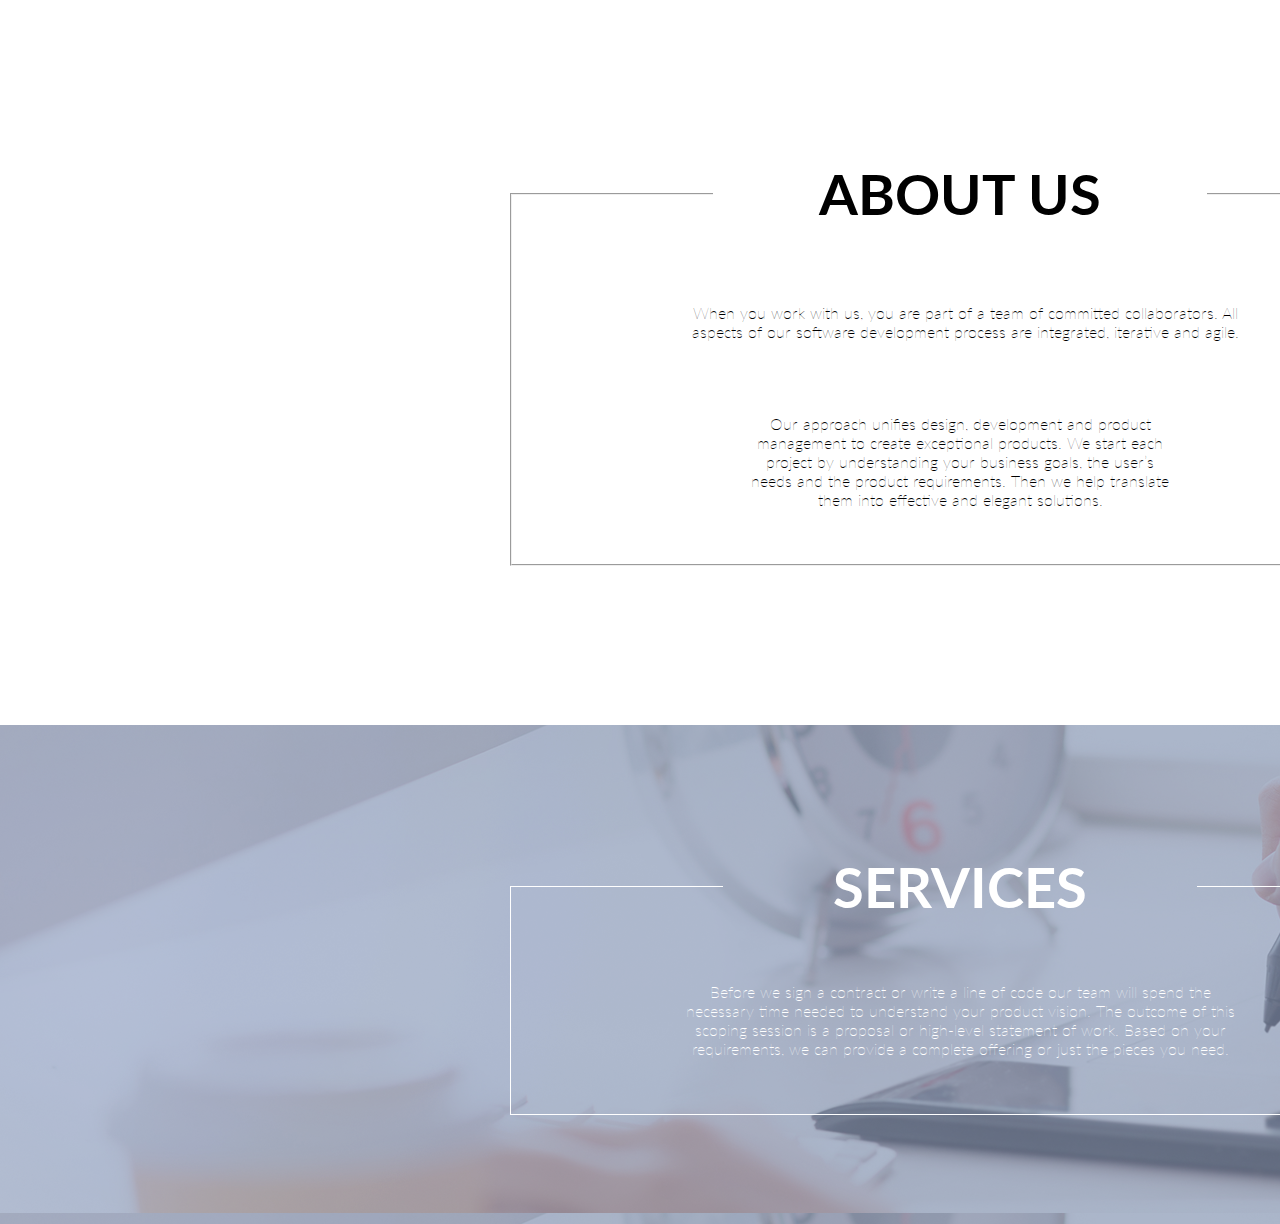
<file: 2211/index.html>
<!DOCTYPE html>
<html lang="en">

<head>
    <meta charset="UTF-8">
    <meta name="viewport" content="width=device-width, initial-scale=1.0">
    <meta http-equiv="X-UA-Compatible" content="ie=edge">
    <link rel="stylesheet" href="./css/style.css">
    <title>Document</title>
</head>

<body>

    <form class="ABOUT">
        <fieldset class="border">
            <legend class="title-us">ABOUT US</legend>
            <p class="text"> When you work with us, you are part of a team of committed collaborators.
                All aspects of our software development process are integrated, iterative and agile.</p>
            <p class="text two">Our approach unifies design, development and
                product management to create exceptional products.
                We start each project by understanding your business goals,
                the user’s needs and the product requirements.
                Then we help translate them into effective and elegant solutions.
            </p>
        </fieldset>
    </form>

    <form class="SERVICES">
        <fieldset class="border-serv">
            <legend class="title-serv">SERVICES</legend>
            <p class="text-three">Before we sign a contract or write a line of code our team will spend the necessary
                time needed to understand your product vision.
                The outcome of this scoping session is a proposal or high-level statement of work.
                Based on your requirements, we can provide a complete offering or just the pieces you need. </p>
        </fieldset>
    </form>
    </div>
</body>

</html>
</file>
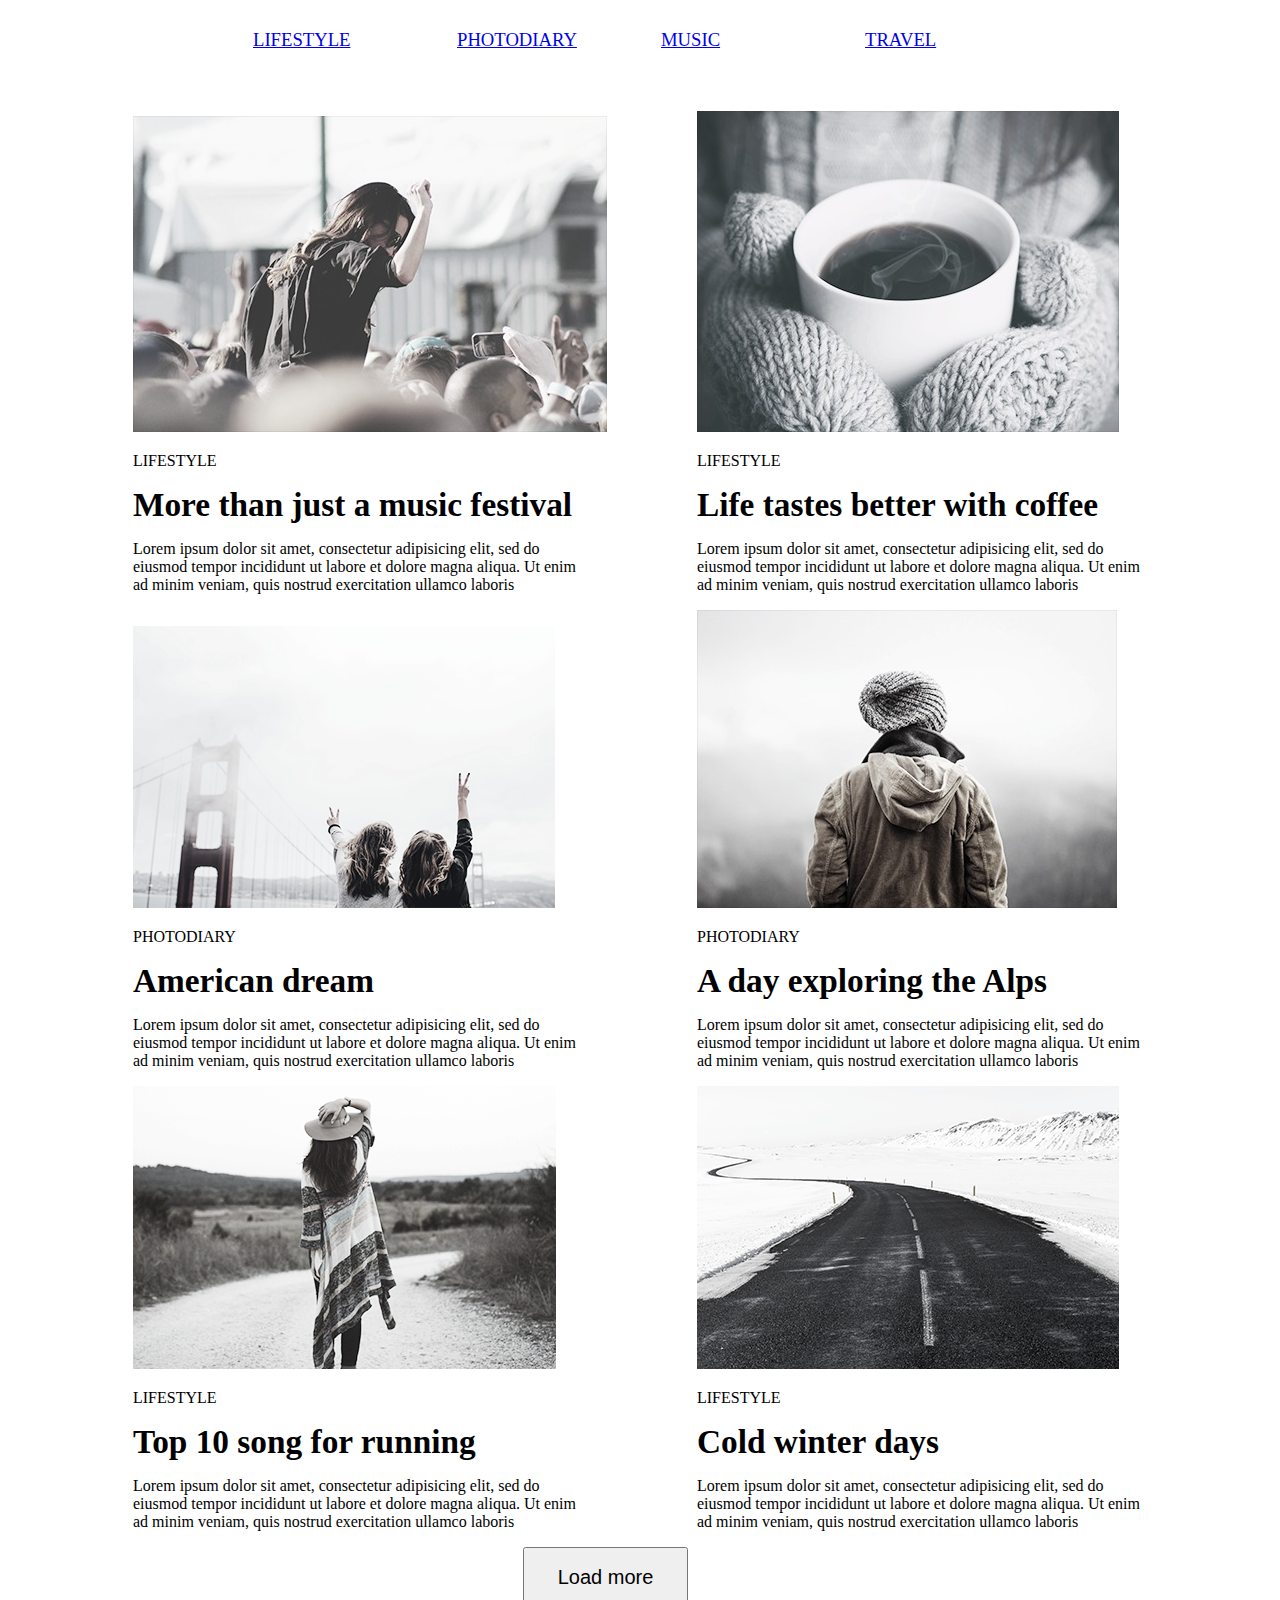
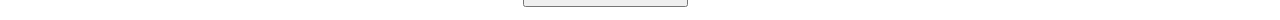
<file: Module-01/index.html>
<!DOCTYPE html>
<html lang="zxx">

<head>
    <meta charset="UTF-8">
    <meta name="viewport" content="width=device-width, initial-scale=1.0">
    <meta http-equiv="X-UA-Compatible" content="ie=edge">
    <link rel="stylesheet" href="./css/stile.css">
    <title>Document</title>
</head>

<body>
    <header class="header">
        <ul class="menu">
            <li class="life1"> <a href="#">lifestyle</a></li>
            <li class="life2 "><a href="#">photodiary</a></li>
            <li class="life3"><a href="#">music</a></li>
            <li class="life4"><a href="#">travel</a></li>
        </ul>
    </header>
    <main>
        <div class="festival">
            <img class="picture" src="./img/1.jpeg" alt="music festival">
            <p class="designation">LIFESTYLE</p>
            <h4 class="title">More than just a music festival </h4>
            <p class="information">Lorem ipsum dolor sit amet, consectetur adipisicing elit, sed do eiusmod tempor
                incididunt ut labore et dolore magna aliqua. Ut enim ad minim veniam, quis nostrud exercitation ullamco
                laboris</p>
        </div>

        <div class="coffee">
            <img class="picture" src="./img/2.jpeg" alt="">
            <p class="designation">LIFESTYLE</p>
            <h4 class="title">Life tastes better with coffee</h4>
            <p class="information">Lorem ipsum dolor sit amet, consectetur adipisicing elit, sed do eiusmod tempor
                incididunt ut labore et dolore magna aliqua. Ut enim ad minim veniam, quis nostrud exercitation ullamco
                laboris</p>
        </div>

        <div class="dream">
            <img class="picture" src="./img/3.png" alt="">
            <p class="designation">PHOTODIARY</p>
            <h4 class="title">American dream</h4>
            <p class="information">Lorem ipsum dolor sit amet, consectetur adipisicing elit, sed do eiusmod tempor
                incididunt ut labore et dolore magna aliqua. Ut enim ad minim veniam, quis nostrud exercitation ullamco
                laboris</p>
        </div>

        <div class="Alps">
            <img class="picture" src="./img/4.jpeg" alt="">
            <p class="designation">PHOTODIARY</p>
            <h4 class="title">A day exploring the Alps</h4>
            <p class="information">Lorem ipsum dolor sit amet, consectetur adipisicing elit, sed do eiusmod tempor
                incididunt ut labore et dolore magna aliqua. Ut enim ad minim veniam, quis nostrud exercitation ullamco
                laboris</p>
        </div>

        <div class="Top">
            <img class="picture" src="./img/5.png" alt="">
            <p class="designation">lifestyle</p>
            <h4 class="title">Top 10 song for running</h4>
            <p class="information">Lorem ipsum dolor sit amet, consectetur adipisicing elit, sed do eiusmod tempor
                incididunt ut labore et dolore magna aliqua. Ut enim ad minim veniam, quis nostrud exercitation ullamco
                laboris</p>
        </div>

        <div class="Cold">
            <img class="picture" src="./img/6.png" alt="">
            <p class="designation">lifestyle</p>
            <h4 class="title">Cold winter days</h4>
            <p class="information">Lorem ipsum dolor sit amet, consectetur adipisicing elit, sed do eiusmod tempor
                incididunt ut labore et dolore magna aliqua. Ut enim ad minim veniam, quis nostrud exercitation ullamco
                laboris</p>
        </div>
    </main>
    <div class="conteiner">
    <button class="player-button">Load more</button>
    </div>

</body>

</html>
</file>
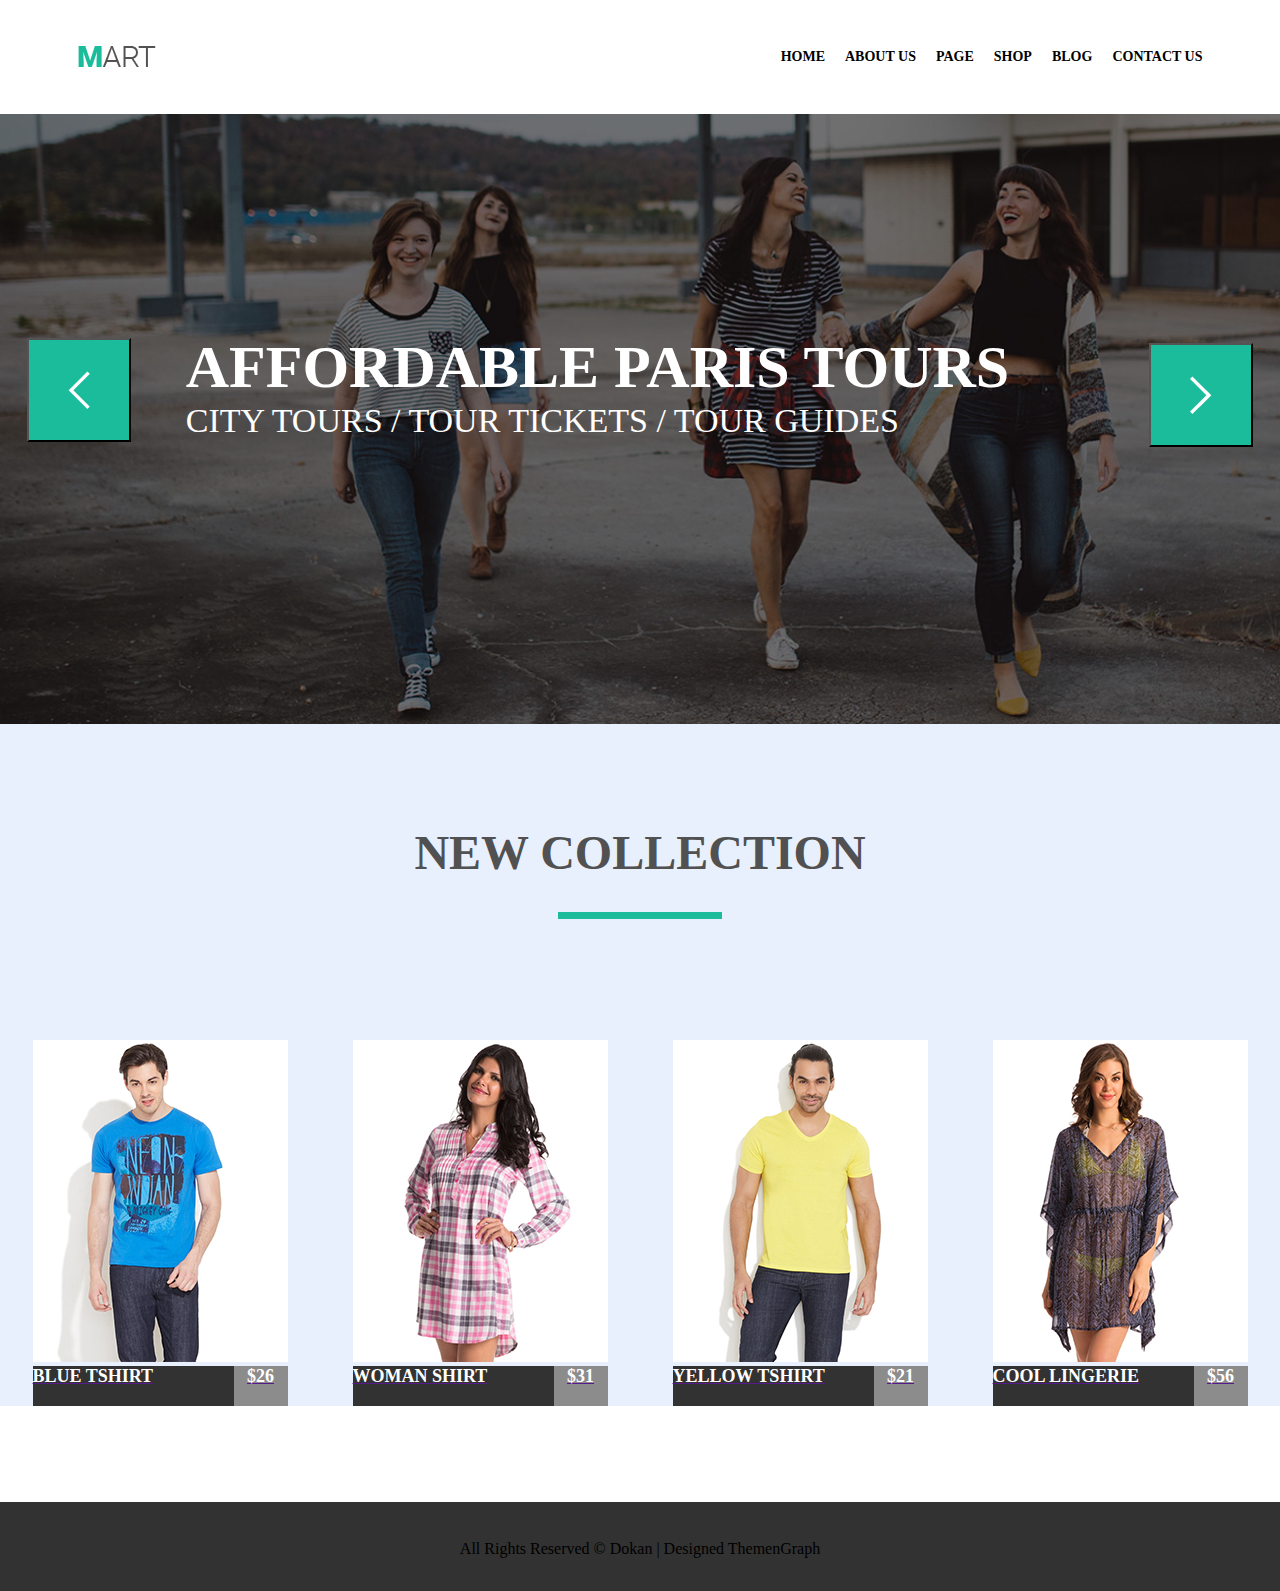
<file: Module-05/index.html>
<!DOCTYPE html>
<html lang="en">

<head>
    <meta charset="UTF-8">
    <meta name="viewport" content="width=device-width, initial-scale=1.0">
    <meta http-equiv="X-UA-Compatible" content="ie=edge">
    <link rel="stylesheet" href="./css/style.css">
    <title>Document</title>
</head>

<body>
    <header class="header">
        <h1 class="logo"><a href="logo-link"> <img src="./img/logo.png" width="78px" height="21px" alt="">
            </a>
        </h1>
        <nav>
            <ul class="Menu">
                <li class="Menu"><a class="menu-link" href="">Home</a></li>
                <li class="Menu"><a class="menu-link" href="">About Us</a></li>
                <li class="Menu"><a class="menu-link" href="">page</a></li>
                <li class="Menu"><a class="menu-link" href="">shop</a></li>
                <li class="Menu"><a class="menu-link" href="">blog</a></li>
                <li class="Menu"><a class="menu-link" href="">Contact Us</a></li>
            </ul>
        </nav>
    </header>
    <section class="paris">
        <button class="left-but"></button>
        <div class="paris-d">
            <h1 class="paris-h">AFFORDABLE PARIS TOURS </h1>
            <p class="paris-p">CITY TOURS / TOUR TICKETS / TOUR GUIDES</p>
        </div>
        <button class="right-but"></button>
    </section>
    <section class="products">
        <h2 class="products-title">NEW COLLECTION</h2>
        <ul class="product-list">
            <li class="prod-item">
                <a href="" class="prod-link">
                    <div class="wrapper">
                        <img src="./img/category-2.png" alt="" class="prod-img">
                        <div class="buttons">
                            <button class="icon heart"></button>
                            <button class="icon arrows"></button>
                            <button class="icon cloack"></button>
                            <button class="add">
                                <span class="basket">add to card</span>
                            </button>
                        </div>
                    </div>
                    <p class="prod-paragraf">
                        <span class="name">Blue Tshirt</span><span class="price">$26</span></p>
                </a>
            </li>

            <li class="prod-item">
                <a href="" class="prod-link">
                    <div class="wrapper">
                        <img src="./img/category-1.png" alt="" class="prod-img">
                        <div class="buttons">
                            <button class="icon heart"></button>
                            <button class="icon arrows"></button>
                            <button class="icon cloack"></button>
                            <button class="add">
                                <span class="basket">add to card</span>
                            </button>
                        </div>
                    </div>
                    <p class="prod-paragraf"><span class="name">WOMAN shirt</span><span class="price">$31</span></p>
                </a>
            </li>
            <li class="prod-item">
                <a href="" class="prod-link">
                    <div class="wrapper">
                        <img src="./img/category-4.png" alt="" class="prod-img">
                        <div class="buttons">
                            <button class="icon heart"></button>
                            <button class="icon arrows"></button>
                            <button class="icon cloack"></button>
                            <button class="add">
                                <span class="basket">add to card</span>
                            </button>
                        </div>
                    </div>
                    <p class="prod-paragraf"><span class="name">YELLOW Tshirt</span><span class="price">$21</span></p>
                </a>
            </li>
            <li class="prod-item">
                <a href="" class="prod-link">
                    <div class="wrapper">
                        <img src="./img/category-3.png" alt="" class="prod-img">
                        <div class="buttons">
                            <button class="icon heart"></button>
                            <button class="icon arrows"></button>
                            <button class="icon cloack"></button>
                            <button class="add">
                                <span class="basket">add to card</span>
                            </button>
                        </div>
                    </div>
                    <p class="prod-paragraf"><span class="name">Cool lingerie</span><span class="price">$56</span></p>
                </a>
            </li>
        </ul>
    </section>
    <section class="info">
        <p>All Rights Reserved © Dokan | Designed <span class="infos">ThemenGraph</span></p>
    </section>
</body>

</html>
</file>
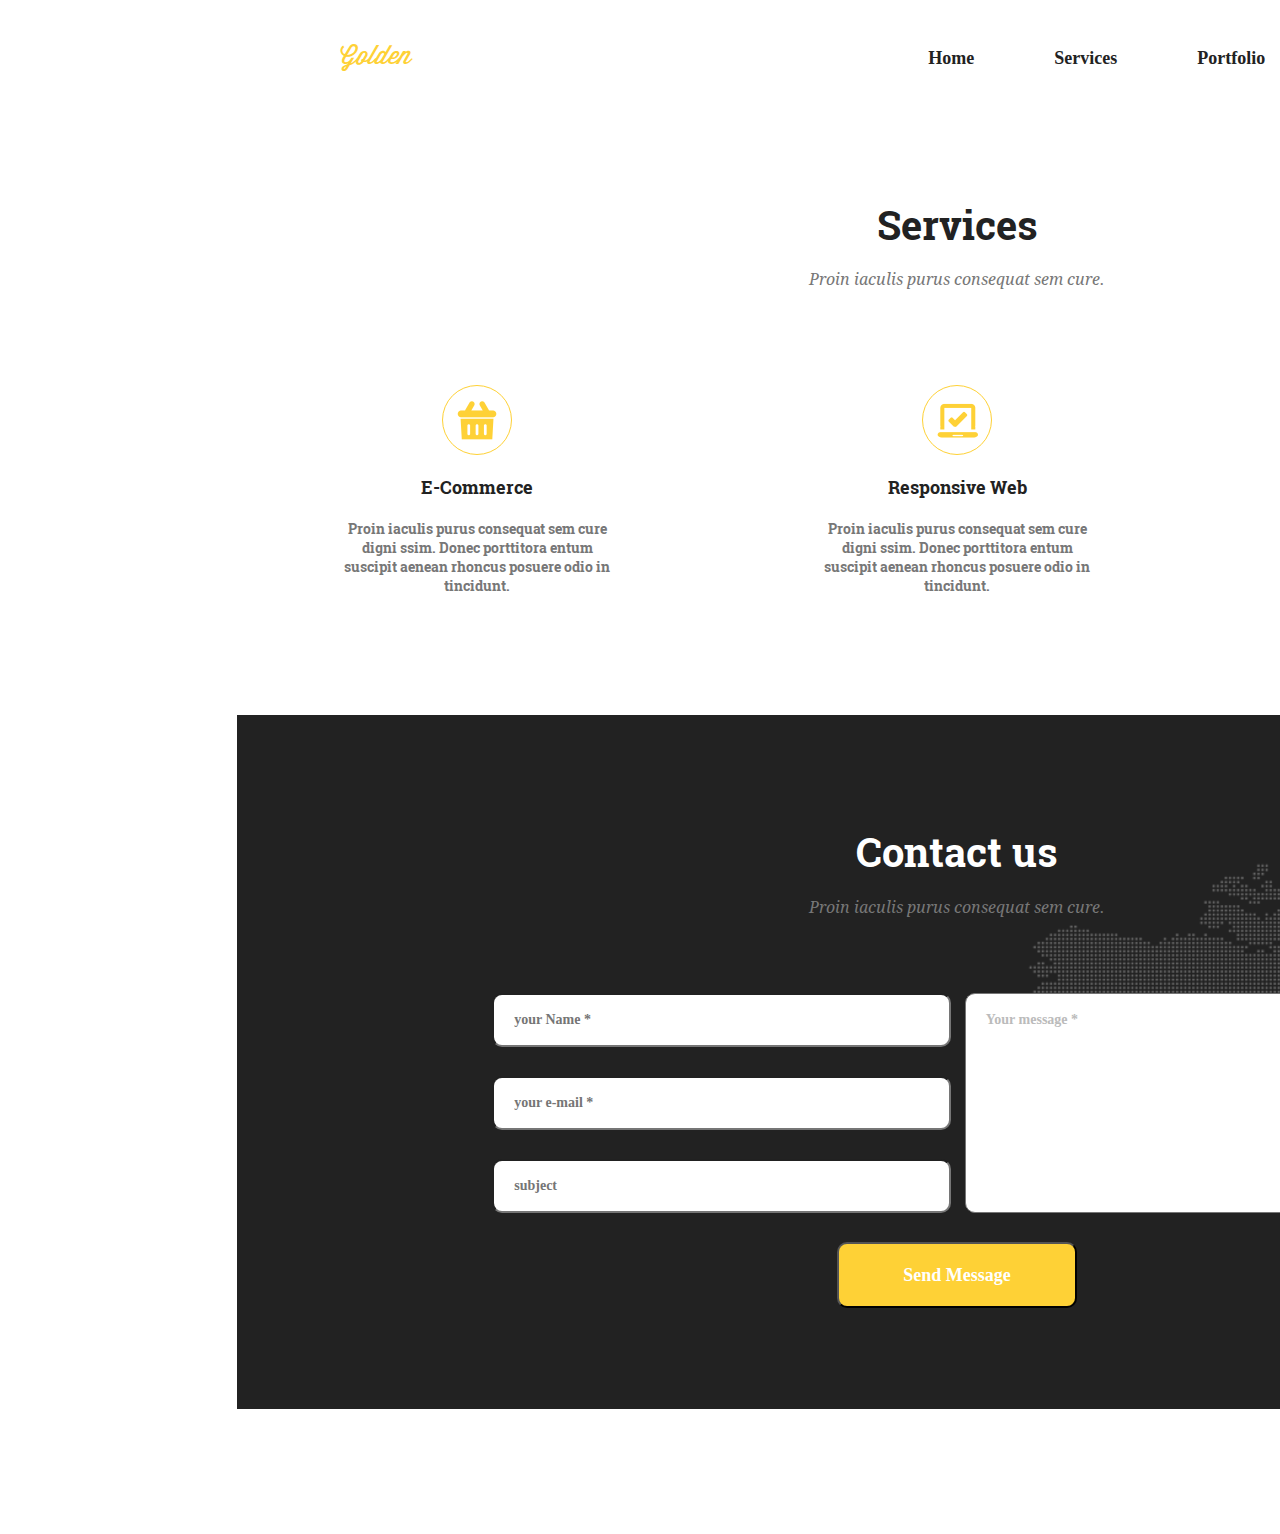
<file: Module-07/index.html>
<!DOCTYPE html>
<html lang="en">

<head>
    <meta charset="UTF-8">
    <meta name="viewport" content="width=device-width, initial-scale=1.0">
    <meta http-equiv="X-UA-Compatible" content="ie=edge">
    <link rel="stylesheet" href="./css/style.css">
    <title>Document</title>
</head>

<body>
    <section class="servic">
        <header class="header">
            <h3 class="logo">Golden</h3>
            <ul class="menu">
                <li class="menu-item">Home</li>
                <li class="menu-item">Services</li>
                <li class="menu-item">Portfolio</li>
                <li class="menu-item">About</li>
                <li class="menu-item">Contact</li>
            </ul>
        </header>
        <main class="main">
            <h1 class="services">Services</h1>
            <p class="text">Proin iaculis purus consequat sem cure. </p>
        </main>
        <ul class="bloc">
            <il class="bloc-info">
                <div class="icon1"></div>
                <h2 class="bloc-name">E-Commerce</h2>
                <p class="bloc-info">Proin iaculis purus consequat sem cure
                    digni ssim. Donec porttitora entum suscipit
                    aenean rhoncus posuere odio in tincidunt.</p>
            </il>
            <il class="bloc-info">
                <div class="icon2"></div>
                <h2 class="bloc-name">Responsive Web</h2>
                <p class="bloc-info">Proin iaculis purus consequat sem cure
                    digni ssim. Donec porttitora entum suscipit
                    aenean rhoncus posuere odio in tincidunt.</p>
            </il>
            <il class="bloc-info">
                <div class="icon3"></div>
                <h2 class="bloc-name">Web Security</h2>
                <p class="bloc-info">Proin iaculis purus consequat sem cure
                    digni ssim. Donec porttitora entum suscipit
                    aenean rhoncus posuere odio in tincidunt.</p>
            </il>
        </ul>
        <section class="contact">
            <div class="con-img"></div>
            <div class="info-c">
                <h1 class="services-c">Contact us</h1>
                <p class="text-c">Proin iaculis purus consequat sem cure.</p>
                <div class="email">
                    <form action="#" class="servic-form-block">
                        <input class="input" type="name" placeholder="your Name *">
                        <input class="input" type="email" placeholder="your e-mail *">
                        <input class="input" type="subject" placeholder="subject">
                    </form>
                    <textarea class="textarea" name="Your message" id="" cols="30" rows="10">Your message *</textarea>
                </div>
                <button class="button">Send Message</button>
            </div>

        </section>
    </section>
</body>

</html>
</file>
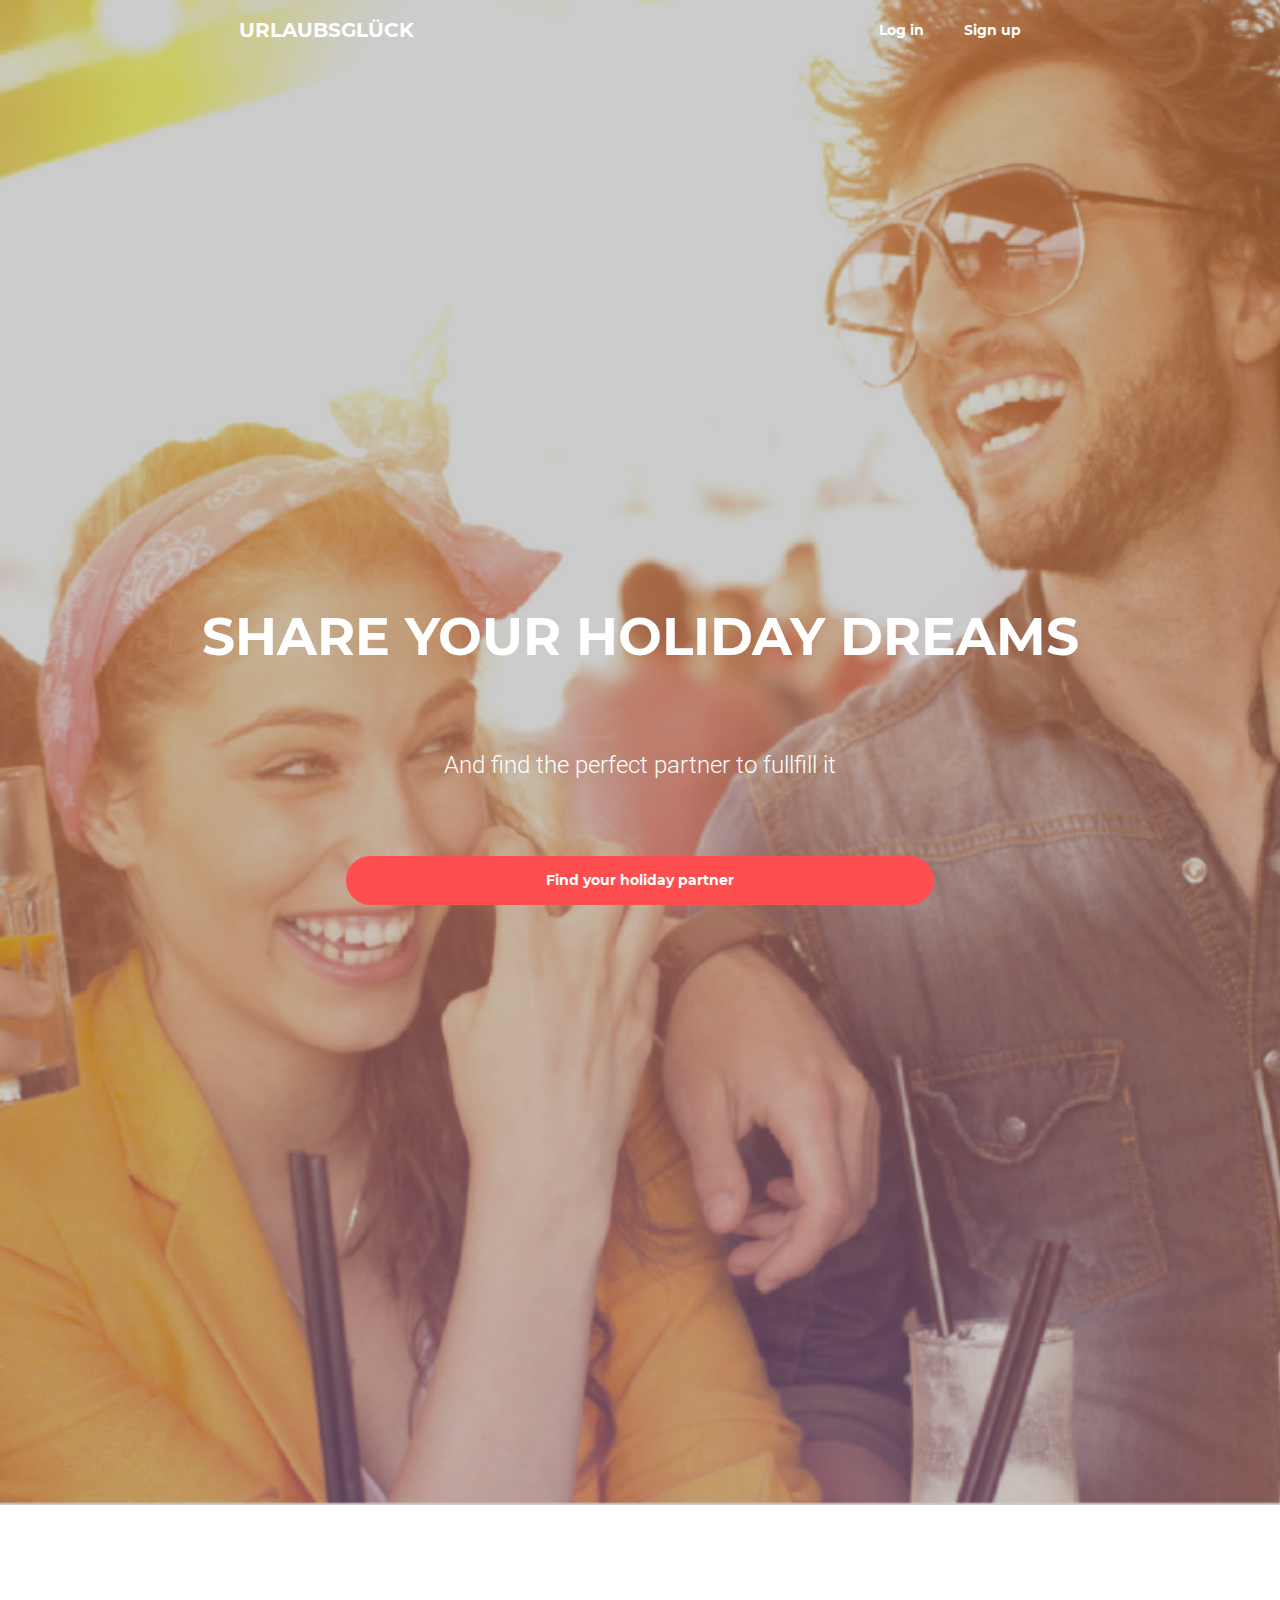
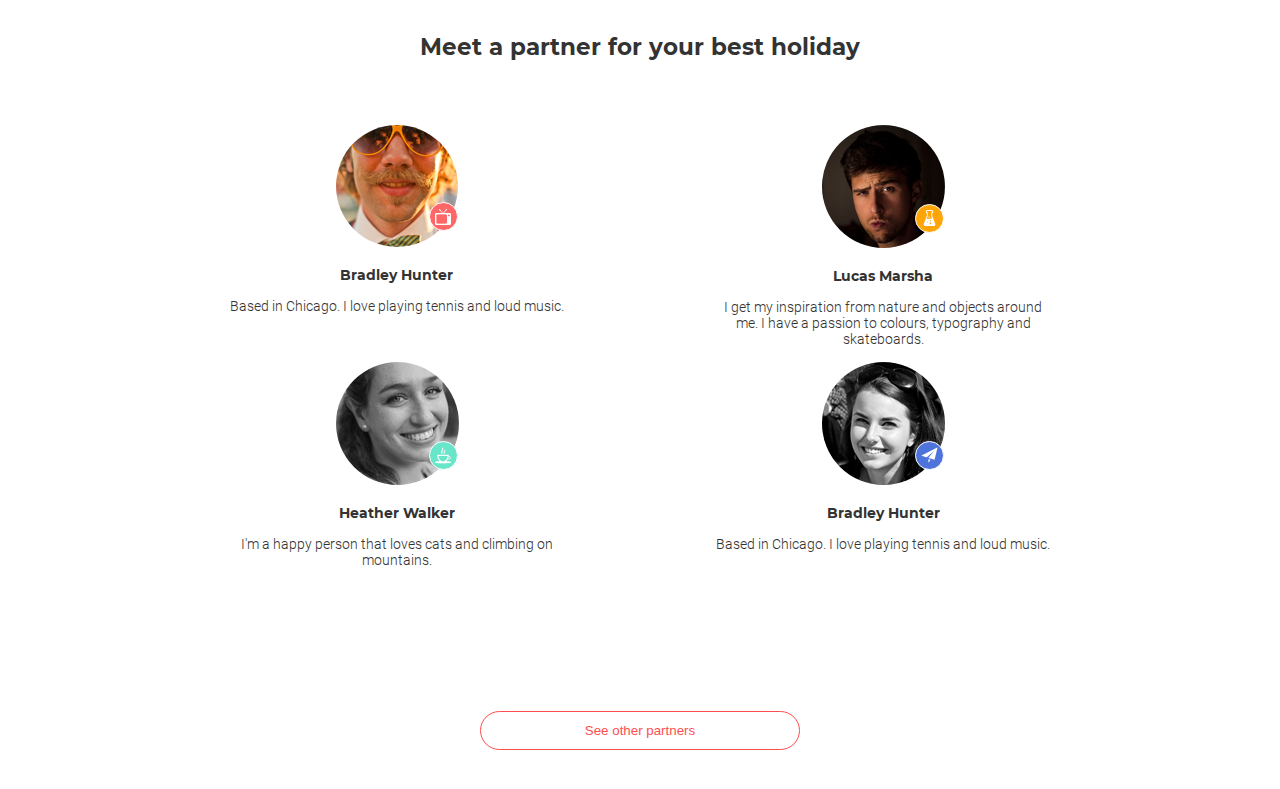
<file: Module-08/index.html>
<!DOCTYPE html>
<html lang="en">
<head>
    <meta charset="UTF-8">
    <meta name="viewport" content="width=device-width, initial-scale=1.0">
    <meta http-equiv="X-UA-Compatible" content="ie=edge">
    <title>Document</title>
    <link rel="stylesheet" href="./css/style.css">
</head>
<body>
    <div class="wraper">
    <header class="header">
            <h1 class="header-title"><a class="head-logo" href="#"> URLAUBSGLÜCK</a></h1>
            <div class="head-menu">
                <a class="head-menu_item" href="#">Log in</a>
                <a class="head-menu_item" href="#">Sign up</a>
            </div>
    </header>
    <section class="section-one">
        <h2 class="section-one_title">Share your
                holiday dreams</h2>
        <p class="section-one_text">And find the perfect partner to fullfill it</p>
        <button class="section-one_button">Find your holiday partner</button>
    </section>
</div>

    <main>
        <section class="section-two">
            <h3 class="section-two_title">Meet a partner for your best holiday</h3>
            <ul class="section-two_list">
                <li class="section-two_members">
                    <div class="face1">
                    <img src="./img/Men6@1X.png" srcset="./img/Men22 6@2X.png 2x" alt="stufs" class="section-two_photo">
                
                </div>
                    <h4 class="section-two_name">Bradley Hunter</h4>
                    <p class="section-two_comment">Based in Chicago. I love playing tennis and loud music.</p>
                 </li>
                <li class="section-two_members">
                    <div class="face2">
                    <img src="./img/Boy 8@1X.png", srcset="./img/Boy 6@2X.png  2x" alt="stufs" class="section-two_photo">
                </div>
                    <h4 class="section-two_name">Lucas Marsha</h4>
                    <p class="section-two_comment">I get my inspiration from nature and objects around me. I have a passion to colours, typography and skateboards.
                    </p>
                </li>
                <li class="section-two_members">
                    <div class="face3">
                    <img src="./img/Layer 7@1X.png", srcset="./img/Layer 7@2X.png 2x" alt="stufs" class="section-two_photo">
                </div>
                    <h4 class="section-two_name">Heather Walker</h4>
                    <p class="section-two_comment">I'm a happy person that loves cats and climbing on mountains.
                        </p>
                </li>
                <li class="section-two_members">
                    <div class="face4">
                    <img src="./img/SY 9@1X.png", srcset="./img/Sy 6@2X.png 2x" alt="stufs" class="section-two_photo">
                </div>
                    <h4 class="section-two_name">Bradley Hunter</h4>
                    <p class="section-two_comment">Based in Chicago. I love playing tennis and loud music.</p>
                </li>
            </ul>
            <button class="section-two_button">See other partners</button>
        </section>
    </main>
    
</body>
</html>
</file>
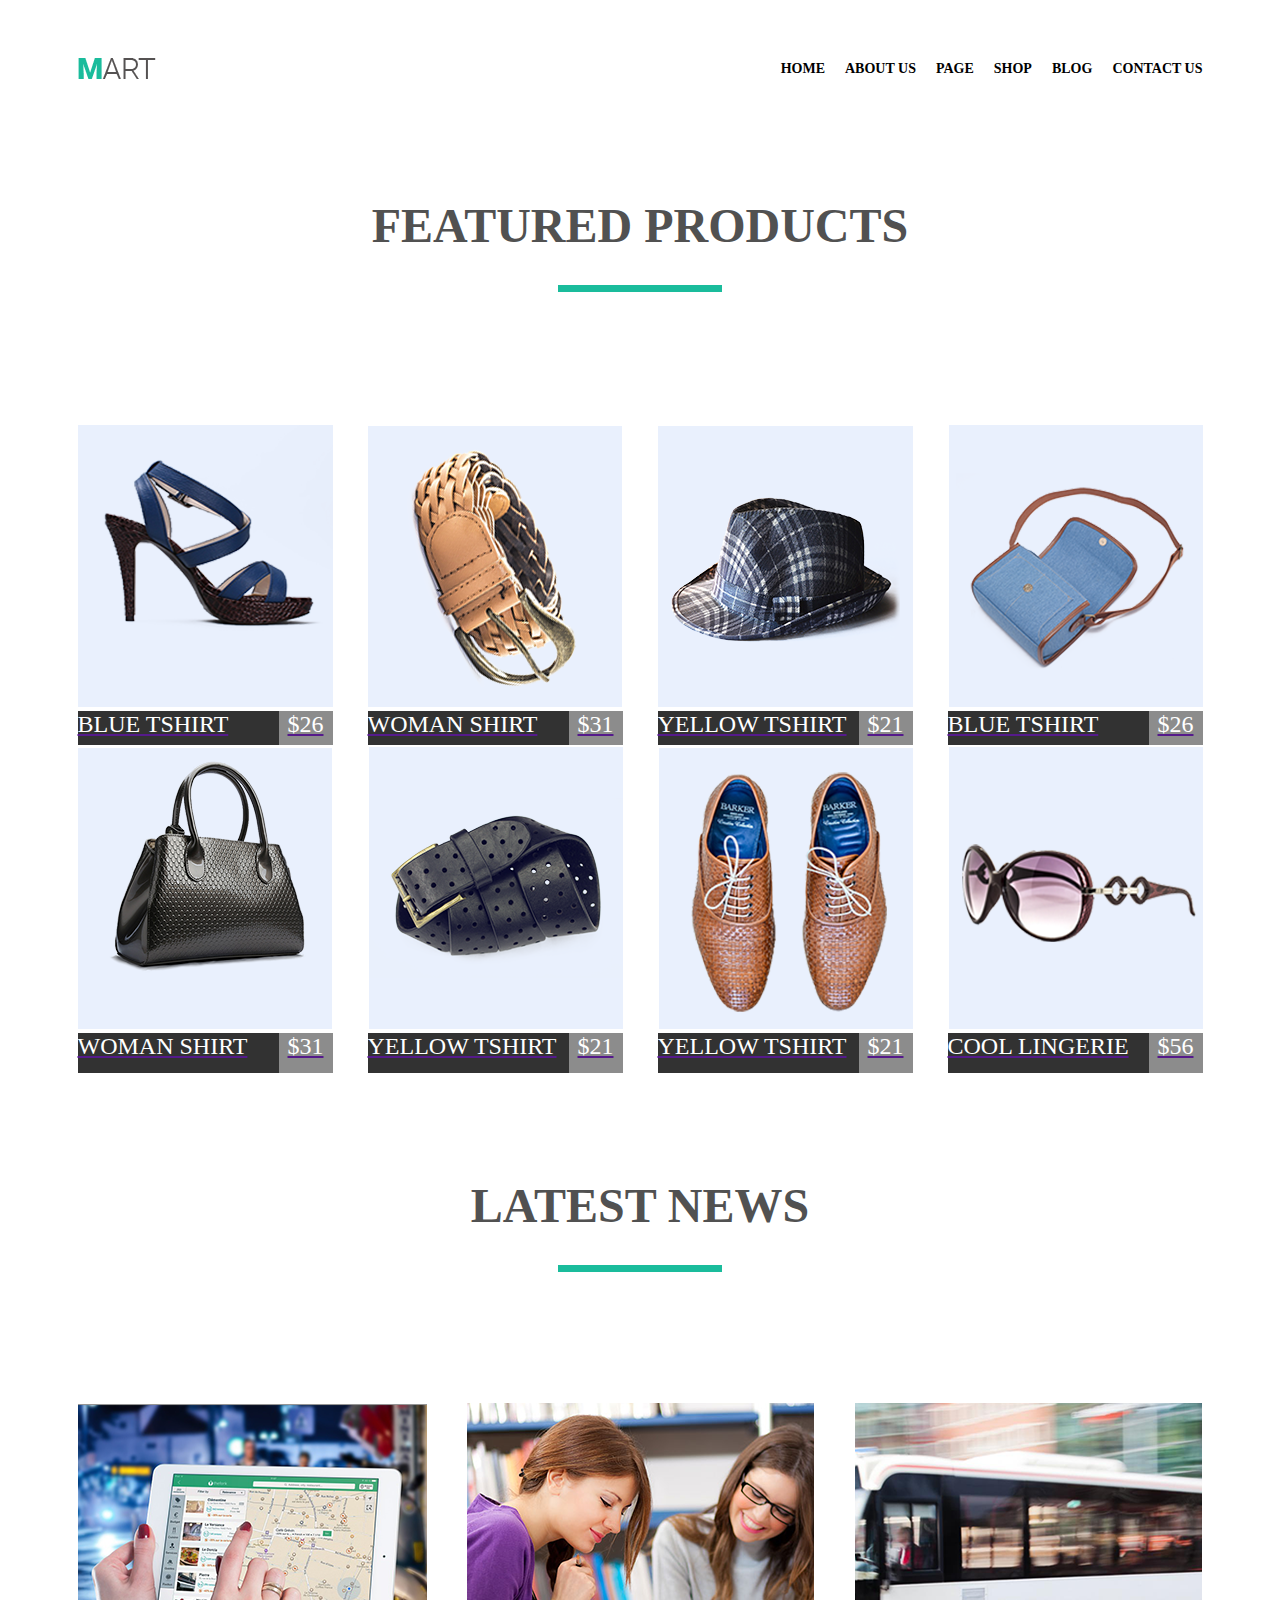
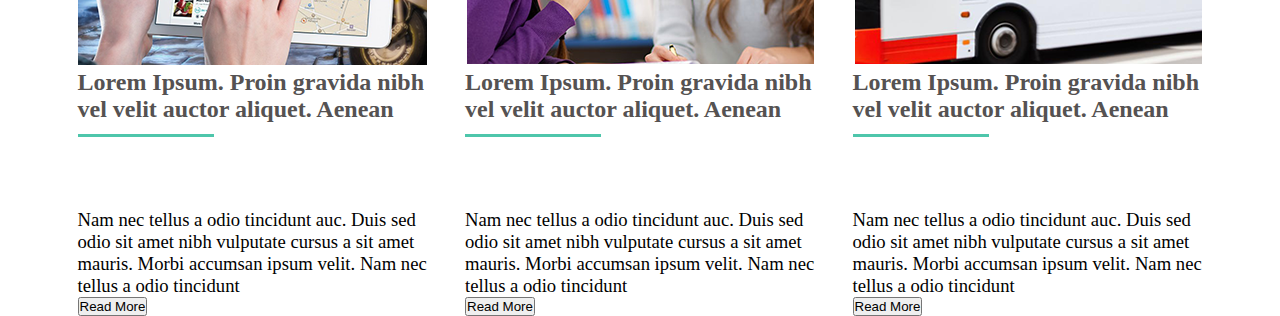
<file: Module-04/Module-04/index.html>
<!DOCTYPE html>
<html lang="en">

<head>
    <meta charset="UTF-8">
    <meta name="viewport" content="width=device-width, initial-scale=1.0">
    <meta http-equiv="X-UA-Compatible" content="ie=edge">
    <link rel="stylesheet" href="./css/style.css">
    <link href="https://fonts.googleapis.com/css?family=Open+Sans:400,700,700i|Roboto:400,900,900i&amp;subset=cyrillic" rel="stylesheet">
    <link href="https://fonts.googleapis.com/css?family=Open+Sans:400,700,700i|Roboto:400,900,900i&amp;subset=cyrillic" rel="stylesheet">
    <title>Document</title>
</head>

<body>
    <header class="header">
        <h1 class="logo"><a href="logo-link"> <img src="./img/logo.png" width="78px" height="21px" alt="">
            </a>
        </h1>
        <nav>
            <ul class="Menu">
                <li class="Menu"><a class="menu-link" href="">Home</a></li>
                <li class="Menu"><a class="menu-link" href="">About Us</a></li>
                <li class="Menu"><a class="menu-link" href="">page</a></li>
                <li class="Menu"><a class="menu-link" href="">shop</a></li>
                <li class="Menu"><a class="menu-link" href="">blog</a></li>
                <li class="Menu"><a class="menu-link" href="">Contact Us</a></li>
            </ul>
        </nav>
    </header>
    <main class="main">
        <h2 class="products-title">FEATURED PRODUCTS</h2>
        <section class="products">
            <ul class="product-list">
                <li class="prod-item">
                    <a href="" class="prod-link">
                        <img src="./img/1 (2).png" alt="" class="prod-img">
                        <p class="prod-paragraf">
                            <span class="name">Blue Tshirt</span><span class="price">$26</span></p>
                    </a>
                </li>
                <li class="prod-item">
                    <a href="" class="prod-link">
                        <img src="./img/2 (1).png" alt="" class="prod-img">
                        <p class="prod-paragraf"><span class="name">WOMAN shirt</span><span class="price">$31</span></p>
                    </a>
                </li>
                <li class="prod-item">
                    <a href="" class="prod-link">
                        <img src="./img/3.png" alt="" class="prod-img">
                        <p class="prod-paragraf"><span class="name">YELLOW Tshirt</span><span class="price">$21</span></p>
                    </a>
                </li>
                <li class="prod-item">
                    <a href="" class="prod-link">
                        <img src="./img/4.png" alt="" class="prod-img">
                        <p class="prod-paragraf"><span class="name">Blue Tshirt</span><span class="price">$26</span></p>
                    </a>
                </li>
                <li class="prod-item">
                    <a href="" class="prod-link">
                        <img src="./img/5.png" alt="" class="prod-img">
                        <p class="prod-paragraf"><span class="name">WOMAN shirt</span><span class="price">$31</span></p>
                    </a>
                </li>
                <li class="prod-item">
                    <a href="" class="prod-link">
                        <img src="./img/6.png" alt="" class="prod-img">
                        <p class="prod-paragraf"><span class="name">YELLOW Tshirt</span><span class="price">$21</span></p>
                    </a>
                </li>
                <li class="prod-item">
                    <a href="" class="prod-link">
                        <img src="./img/7.png" alt="" class="prod-img">
                        <p class="prod-paragraf"><span class="name">YELLOW Tshirt</span><span class="price">$21</span></p>
                    </a>
                </li>
                <li class="prod-item">
                    <a href="" class="prod-link">
                        <img src="./img/8.png" alt="" class="prod-img">
                        <p class="prod-paragraf">
                            <span class="name">Cool lingerie</span><span class="price">$56</span></p>
                    </a>
                </li>
            </ul>
        </section>
        <h2 class="products-title">LATEST NEWS</h2>
        <section class="news">
            <ul class="news-list">
                <li class="news-item">
                    <a href="" class="news-link"></a>
                    <img src="./img/f1.png" alt="" class="news-img">
                    <h3 class="title">Lorem Ipsum. Proin gravida nibh vel velit auctor aliquet. Aenean </h3>
                    <p class="news-paragraf">Nam nec tellus a odio tincidunt auc. Duis sed odio sit amet nibh vulputate
                        cursus a sit amet mauris. Morbi accumsan ipsum velit. Nam nec tellus a odio tincidunt
                    </p><button class="more">Read More</button></a>
                </li>
                <li class="news-item">
                    <a href="" class="news-link"></a>
                    <img src="./img/f2.png" alt="" class="news-img">
                    <h3 class="title">Lorem Ipsum. Proin gravida nibh vel velit auctor aliquet. Aenean </h3>
                    <p class="news-paragraf">Nam nec tellus a odio tincidunt auc. Duis sed odio sit amet nibh
                            vulputate cursus a sit amet mauris. Morbi accumsan ipsum velit. Nam nec tellus a odio
                            tincidunt
                        </p>
                    <button class="more">Read More</button></a>
                    </li>
                <li class="news-item">
                    <a href="" class="news-link"></a>
                    <img src="./img/f3.png" alt="" class="news-img">
                    <h3 class="title">Lorem Ipsum. Proin gravida nibh vel velit auctor aliquet. Aenean </h3>
                    <p class="news-paragraf">Nam nec tellus a odio tincidunt auc. Duis sed odio sit amet nibh
                     vulputate cursus a sit amet mauris. Morbi accumsan ipsum velit. Nam nec tellus a odio
                                    tincidunt
                    </p><button class="more">Read More</button>
                    </li>
    </main>

</body>

</html>
</file>
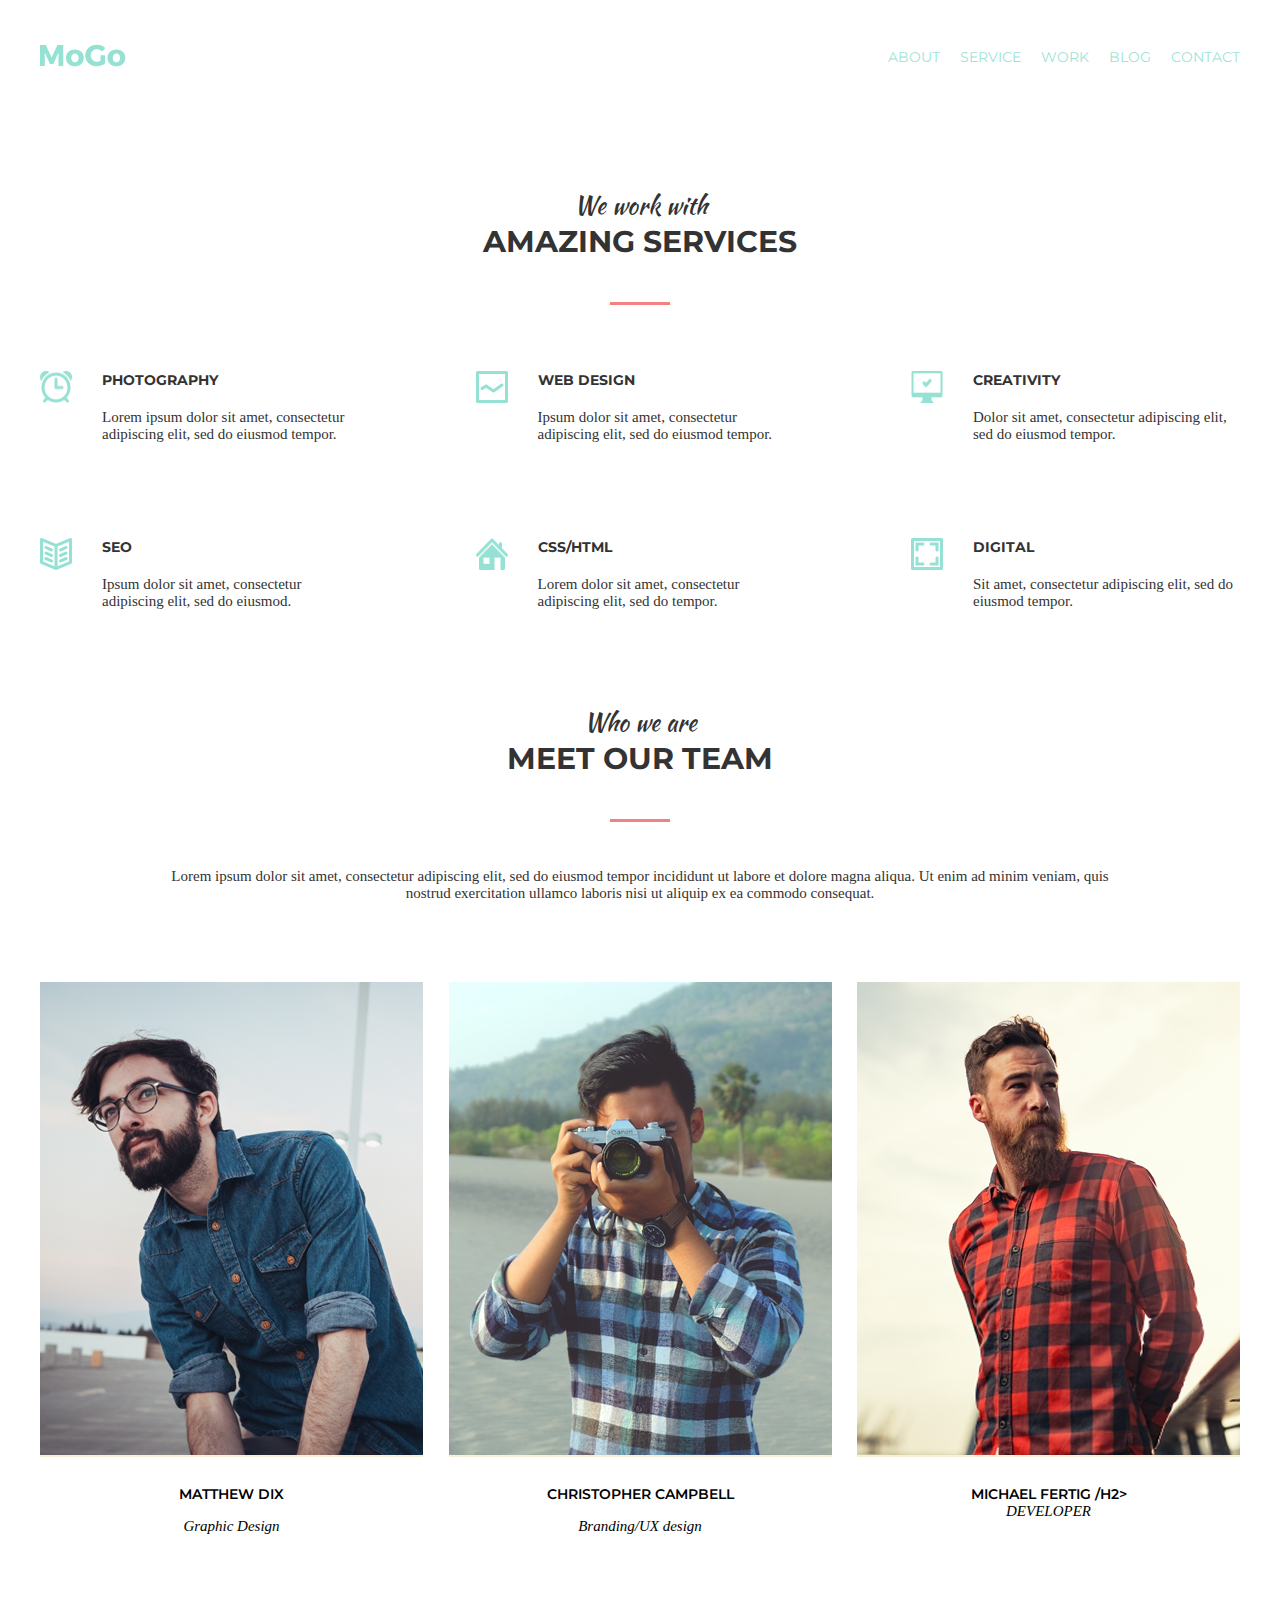
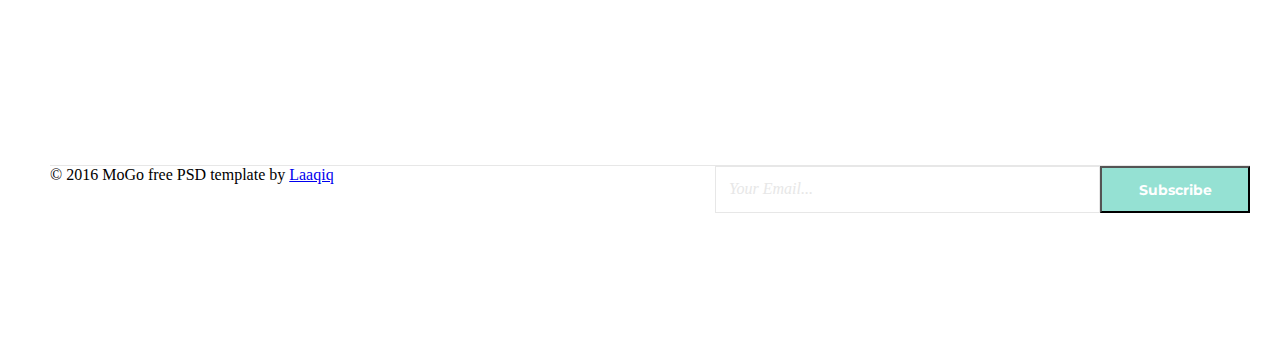
<file: Module-06/Modyle06/index.html>
<!DOCTYPE html>
<html lang="en">

<head>
    <meta charset="UTF-8">
    <meta name="viewport" content="width=device-width, initial-scale=1.0">
    <meta http-equiv="X-UA-Compatible" content="ie=edge">
    <link rel="stylesheet" href="./css/style.css">
    <title>Document</title>
</head>

<body>
    <header class="header">
        <h1 class="logo"><a href="logo-link"> <img src="./img/Composed-layer@1X.png" width="86px" height="23px" alt="">
            </a>
        </h1>
        <nav>
            <ul class="Menu">
                <li class="Menu"><a class="menu-link" href="">About</a></li>
                <li class="Menu"><a class="menu-link" href="">service</a></li>
                <li class="Menu"><a class="menu-link" href="">work</a></li>
                <li class="Menu"><a class="menu-link" href="">blog</a></li>
                <li class="Menu"><a class="menu-link" href="">contact</a></li>
            </ul>
        </nav>
    </header>
    <main class="main">
        <section class="servis">
            <div class="servis-d">
                <p class="servis-p">We work with</p>
                <h1 class="servis-h">Amazing Services</h1>
            </div>
            <div class="menuN">
                <ul class="menu">
                    <li class="list foto">
                        <img class="menu-img" src="./img/ALARM@1X.png" alt="">
                        <div class="menu-d">
                            <h2 class="menu-h">Photography</h2>
                            <p class="menu-p">Lorem ipsum dolor sit amet, consectetur adipiscing elit, sed do eiusmod
                                tempor.</p>
                        </div>
                    </li>
                    <li class="list design">
                        <img class="menu-img" src="./img/LINE GRAPH@1X.png" alt="">
                        <div class="menu-d">
                            <h2 class="menu-h">Web Design</h2>
                            <p class="menu-p">Ipsum dolor sit amet, consectetur adipiscing elit, sed do eiusmod tempor.</p>
                        </div>
                    </li>
                    <li class="list creat">
                        <img class="menu-img" src="./img/COMPUTER _ OK@1X.png" alt="">
                        <div class="menu-d">
                            <h2 class="menu-h">Creativity</h2>
                            <p class="menu-p">Dolor sit amet, consectetur adipiscing elit, sed do eiusmod tempor.</p>
                        </div>
                    </li>
                    <li class="list seo">
                        <img class="menu-img" src="./img/BOOK 2@1X.png" alt="">
                        <div class="menu-d">
                            <h2 class="menu-h">seo</h2>
                            <p class="menu-p">Ipsum dolor sit amet, consectetur adipiscing elit, sed do eiusmod.</p>
                        </div>
                    </li>
                    <li class="list css">
                        <img class="menu-img" src="./img/HOME@1X.png" alt="">
                        <div class="menu-d">
                            <h2 class="menu-h">Css/Html</h2>
                            <p class="menu-p">Lorem dolor sit amet, consectetur adipiscing elit, sed do tempor.</p>
                        </div>
                    </li>
                    <li class="list digital">
                        <img class="menu-img" src="./img/IMAGE@1X.png" alt="">
                        <div class="menu-d">
                            <h2 class="menu-h">digital</h2>
                            <p class="menu-p">Sit amet, consectetur adipiscing elit, sed do eiusmod tempor.</p>
                        </div>
                    </li>
                </ul>
            </div>
        </section>
        <section class="team">
            <div class="servis-d">
                <p class="servis-p">Who we are</p>
                <h1 class="servis-h">Meet our team</h1>
                <p class="text">Lorem ipsum dolor sit amet, consectetur adipiscing elit, sed do eiusmod tempor
                    incididunt ut labore et dolore magna aliqua. Ut enim ad minim veniam, quis nostrud exercitation
                    ullamco laboris nisi ut aliquip ex ea commodo consequat. </p>
            </div>
            <nav class="men">
                <div class="quest">
                    <ul class="list-data">
                        <li class="personal">
                            <a class="personal-a" href="#">
                                <div class="fotos">
                                    <img class="personal-img" src="./img/Layer 16@1X.png" alt="">
                                    <div class="buttons">
                                        <button class="icon-fb"> <a href="#"></a> </button>
                                        <button class="icon-tw"> <a href="#"></a> </button>
                                        <button class="icon-pt"> <a href="#"></a> </button>
                                        <button class="icon-ig"> <a href="#"></a> </button>
                                    </div>
                                </div>
                            </a>
                            <div class="name">
                                <h2 class="fname">Matthew Dix</h2>
                                <p class="prof">Graphic Design</p>
                            </div>
                        </li>
                        <li class="personal">
                            <a class="personal-a" href="">
                                <div class="fotos">
                                    <img class="personal-img" src="./img/Layer 19@1X.png" alt="">
                                    <div class="buttons">
                                        <button class="icon-fb"> <a href="#"></a> </button>
                                        <button class="icon-tw"> <a href="#"></a> </button>
                                        <button class="icon-pt"> <a href="#"></a> </button>
                                        <button class="icon-ig"> <a href="#"></a> </button>
                                    </div>
                                </div>
                            </a>
                            <div class="name">
                                <h2 class="fname">Christopher Campbell</h2>
                                <p class="prof">Branding/UX design</p>
                            </div>
                        </li>
                        <li class="personal">
                            <a class="personal-a" href="">
                                <div class="fotos">
                                    <img class="personal-img" src="./img/Layer 18@1X.png" alt="">
                                    <div class="buttons">
                                        <button class="icon-fb"> <a href="#"></a> </button>
                                        <button class="icon-tw"> <a href="#"></a> </button>
                                        <button class="icon-pt"> <a href="#"></a> </button>
                                        <button class="icon-ig"> <a href="#"></a> </button>
                                    </div>
                                </div>
                            </a>
                            <div class="name">
                                <h2 class="fname">Michael Fertig /h2>
                                    <p class="prof">Developer</p>
                            </div>
                        </li>
                    </ul>
                </div>
            </nav>
        </section>
    </main>
    <footer class="footer">
        <section class="foot">
            <div class="pdd">&#169 2016 MoGo free PSD template by <a class="Laaqiq" href="#">Laaqiq</a></div>
            <div class="sub">
                <form action="" class="subscribe">Your Email...</form>
                <button class="sub-button">Subscribe</button>
            </div>
        </section>
    </footer>


</body>

</html>
</file>
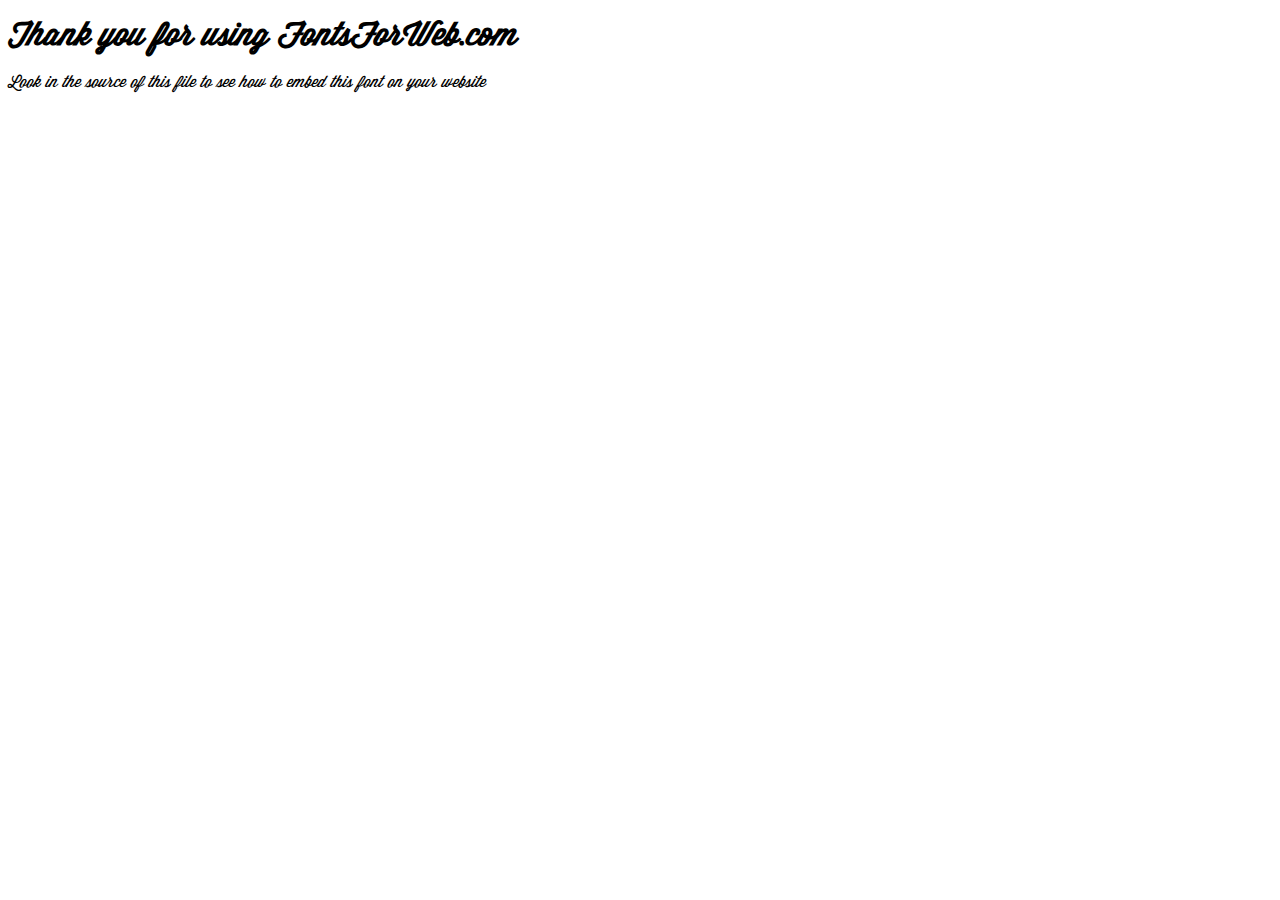
<file: Module-07/fonts/WisdomScriptAJ/index.html>
<!DOCTYPE html>
<html class="no-js">
    <head>
        <meta charset="utf-8">
        <meta http-equiv="X-UA-Compatible" content="IE=edge">
        <title> web font from FontsForWeb.com</title>
        <meta name="description" content="">
        <meta name="viewport" content="width=device-width, initial-scale=1">
        <link rel="stylesheet" href="font.css">
        <style type="text/css">
		/* when @font-face is defined(it is in font.css) you can add the font to any rule by using font-family */
		h1 {
			font-family: 'WisdomScriptAJ';
		}
		</style>
    </head>
    <body>
    	<h1>Thank you for using FontsForWeb.com</h1>
        <p class="fontsforweb_fontid_31244">Look in the source of this file to see how to embed this font on your website</p>
    </body>
</html>
</file>
<file: 2211/css/style.css>
@import url('https://fonts.googleapis.com/css?family=Lato:300,300i,400,400i,700,700i,900,900i&subset=latin-ext');

*{
margin: 0 auto;
padding: 0px;
}

.ABOUT{
    width: 1920px;
    display: flex;
}
.border{
    width: 900px;
    margin: 160px 510px 159px 510px;
}
.title-us{
    font-family: "Lato";
    font-weight: bold;
    font-size: 56px;
    padding: 0 106px;
    text-align: center;
    }
.text{
    font-family: "Lato";
    font-weight: lighter;
    font-size: 16px;
    padding: 76px 168px 40px 178px;
    text-align: center;
    }
.two{
    padding: 33px 234px 55px 234px;
    }
.border-serv{
    width: 900px;
    margin: 128px 510px 109px 510px;
    border: 1px  solid white;
    }
    
.SERVICES{
    width: 1920px;
    display: flex;
    background-image: url(../img/Layer\ 4@1X.png);
    color: white;
    }
.title-serv{
    font-family: "Lato";
    font-weight: bold;
    font-size: 56px;
    padding: 0 110px;
    text-align: center;
    color: white;
}
.text-three{
    font-family: "Lato";
    font-weight: lighter;
    font-size: 16px;
    padding: 62px 168px 56px 168px;
    text-align: center;  
    width: 556px;  
    color: white;
}
</file>
<file: Module-01/css/stile.css>
body{
    padding: 5px;
    }

.header{
    display: block;  
    padding-left: 200px;
    }

.life1, .life2, .life3, .life4{
    display: inline-block;
    width: 200px;
    font-family:PlayfairDisplay-Regular, ﻿AdobeInvisFont, ﻿MyriadPro-Regular;
    font-size: 14pt;
    color: rgba(98, 98, 98, 255);
    text-transform: uppercase;
    }

main{
    margin-top: 60px;
    }

.festival, .coffee, .dream, .Alps, .Top, .Cold{
    display: inline-block;
    width: 460px;
    }

.festival, .dream, .Top{
    margin-left: 120px;
    }

.coffee, .Alps, .Cold{
    margin-left: 100px;
    }

.designation{
    text-transform: uppercase;
    font-family: Ubuntu-Light, ﻿AdobeInvisFont, ﻿MyriadPro-Regular;
    font-size: 12pt;
    }

.title{
    font-family: PlayfairDisplay-Regular, ﻿AdobeInvisFont, ﻿MyriadPro-Regular;
    font-size: 25pt;
    margin-top: 10px;
    margin-bottom: 10px;
    }
.player-button, .conteiner{
    width: 165px;
    height: 60px;
    text-align: center;
    font-size: 20px;
    margin-left: 255px;
   
    }
</file>
<file: Module-05/css/style.css>
@import url("https://fonts.googleapis.com/css?family=Open+Sans:400,400i,700,700i,800,800i&amp;subset=cyrillic" rel="stylesheet");
@import url("https://fonts.googleapis.com/css?family=Open+Sans:400,400i,700,700i,800,800i|Roboto:400,400i,900,900i&amp;subset=cyrillic" rel="stylesheet"); 
@import url('https://fonts.googleapis.com/css?family=Open+Sans:300,300i,400,400i,600,600i,700,700i,800&subset=cyrillic');
@import url('https://fonts.googleapis.com/css?family=Open+Sans:300,300i,400,400i,600,700,700i');
*{
    margin: 0;
    padding: 0;
}
.header{
    padding-top: 38px;
    margin: 0 auto;
    margin-bottom: 39px;
    width: 1125px;
    display: flex;
    justify-content: space-between;
    align-items: center;
    }
.Menu{
    font-family: Open Sans-Bold, Adobe Invis Font, Myriad Pro-Regular;
    font-size: 14pt;
    padding-left: 20px;
    display: flex;
    justify-content: space-between;
    font-weight: 800;
}
.menu-link{
    text-decoration: none;
    font-size: 14px;
    font-family: Open Sans-Bold, Adobe Invis Font, Myriad Pro-Regular;
    color: black;
    text-transform: uppercase;
}
.menu-link:hover{
    color:#1abc9c;
    border-bottom: 1px solid #1abc9c;
}
.paris{
    background-image: url(../img/slide4.png);
    display: flex;
    /* position: relative; */
    justify-content: space-around;
    background-repeat: no-repeat;
    background-size: cover;
    width: 100%;
    color: white;
    z-index: -100;
}
.left-but{
    width: 104px;
    height: 104px;
    background-image: url("../img/left.png"), linear-gradient( #1abc9c, #1abc9c);
    background-repeat: no-repeat;
    background-position: center;
    margin: 224px 0 272px 0;
}
.left-but:hover{
    background-image: url("../img/left.png"), linear-gradient(#4f9c8a, #4f9c8a);
}
.paris-d{
    display: block;
    padding: 219px 85px 284px 0px;
   }
.right-but{
    /* background-color: #1abc9c; */
    width: 104px;
    height: 104px;
    background-image: url("../img/right.png"), linear-gradient(#1abc9c,#1abc9c);
    background-repeat: no-repeat;
    background-position: center;
    margin: 229px 0 272px 0;
}
.right-but:hover{
    background-image: url("../img/right.png"), linear-gradient(#4f9c8a,#4f9c8a);
    /* background-color: #4f9c8a; */
}
.paris-h{
    font-family: roboto light;
    font-size: 60px;
    font-weight: 800;
}
.paris-p{
    font-family: roboto light;
    font-size: 34px;
}
.products{
    background-color:#e9f0fd;
    margin: 0 auto;
}
.products-title{
    text-align: center;
    padding-top: 101px;
    margin-bottom: 121px;
    font-family: "roboto-black";
    font-size: 48px;
    color: #515151;
}
.products-title:after{
    content: "";
    display: block;
    background-color: #1abc9c;
    width: 164px;
    height: 7px;
    margin: 0 auto;
    margin-top: 32px;
    }

.product-list{
    display: flex;
    justify-content: space-around;
    list-style: none;
    margin-bottom: 96px;
    }
.prod-link:hover .buttons{
    display: flex;
    background-color: rgba(45, 45, 45, 0.5);
        }
.prod-img{
    width: 255px;
    height: 322px;
}
.wrapper{
    position: relative;
    }
.buttons{
    width: 166px;
    position: absolute;
    top: 50%;
    left: 50%;
    transform: translate(-50%, -50%);
    padding: 88px 40px 85px 40px;
    display: none;
    justify-content: space-between;
    flex-wrap: wrap;
}
.basket, .icon{
    display: block;
    border: 1px solid white;
    background-color: transparent;
}
.icon{
    border: 1px solid white;
    width: 50px;
    height: 50px;
    background-repeat: no-repeat;
    background-position: center;
}
.icon:hover{
    background-color: #1abc9c;
    border: 1px solid white;
}
.heart{
    background-image: url(../img/heart.png);
}
.arrows{
    background-image: url(../img/arrows.png);
}
.cloack{
    background-image: url(../img/cloack.png);
}
.add{
    margin-top: 7px;
    width: 100%;
    text-transform: uppercase;
    background-color: #323232;
}
.basket{
    display: flex;
    align-items: center;
    color: white;
}
.basket::before{
    content: "";
    background-image: url(../img/basket.png);
    width: 28px;
    height: 28px;
    display: block;
    margin: 12px 12px 12px 12px;
}
.prod-paragraf{
    display: flex;
    justify-content: space-between;
       
}
.name{
    background-color: #323232;
    font-family: "Roboto-Black";
    font-size: 18px;
    font-weight: 800;
    text-transform: uppercase;
    text-decoration-color: white;
    width: 201px;
    height: 40px;
    color: white;
    }
.price{
    background-color: #8c8c8c;
    font-family: "Roboto-Black";
    font-size: 18px;
    font-weight: 800;
    text-transform: uppercase;
    text-align: center;
    width: 54px;
    height: 40px;
    color: white;
    }
.name:hover{
    background-color: #1abc9c;
}
.price:hover{
    background-color: #7fd9c7;
}
.info{
    background-color: #323232;
    font-family: "Open-Sans";
    font-size: 16px;
    padding: 38px 0 33px 0;
    margin: 0 auto;
    text-align: center;
}
.infos:hover{
    color: #46bfa9;
}
</file>
<file: Module-07/css/style.css>
@font-face {
    font-family: "WisdomScriptAJ";
        src: url("../fonts/WisdomScriptAJ/WisdomScriptAJ.woff");
        font-weight: 400;
        font-style: normal;
}
@font-face {
    font-family: "WisdomScriptAJ";
        src: url("../fonts/montserrat-v12-latin_cyrillic/montserrat-v12-latin_cyrillic-700.woff");
        font-weight: 700;
        font-style: italic;
}
@font-face {
    font-family: "RobotoSlab-Bold";
        src: url("../fonts/roboto-slab/RobotoSlab-Bold.ttf");
        font-weight: 800;
}
@font-face {
    font-family: "droid-serif";
        src: url("../fonts/droid-serif/DroidSerif-Italic.ttf");
        font-weight: 400;
}
*{
    margin: 0 auto;
    padding: 0rem;
}
.servic{
    width: 90rem;
    display: block;
    margin: 2.75rem 14.375rem 7.8125rem 14.8125rem;
}
.header{
    display: flex;
    justify-content: space-between;
    margin: 0 auto;
    margin-top: 2.75rem;
    align-items: baseline;
}
.logo{
    font-family: "WisdomScriptAJ";
    font-size: 1.625rem;
    font-weight: 400;
    color: #fed136;
}
.menu{
    display: flex;
    justify-content: space-between;
    list-style: none;
    margin-left: 23.375rem;
    font-family: "montserrat";
    font-weight: 700;
    font-size: 1.125rem; 
    color: #222222;
}
.menu-item{
    display: block;
    margin: 0 2.5rem 0 2.5rem;
}
.menu-item:hover{
    color: #fed136;
}
.main{
    display: block;
    margin: 0 auto;
    text-align: center;
}
.services{
    margin: 7.9375rem 0 1.1875rem 0;
    font-family: "RobotoSlab-Bold";
    font-weight: 800;
    font-size: 2.5rem;
    color: rgba(34, 34, 34, 255);
}
.text{
    font-family: "droid-serif";
    font-weight: 400;
    font-size: 1rem;
    color: rgba(119, 119, 119, 255);
    margin: 0 0 6rem 0;
}
.bloc{
    display: flex;
    justify-content: space-between;
    align-content: center;
    margin-bottom: 120px;
}
.bloc-info{
    display: block;
    text-align: center;
}
.icon1, .icon2, .icon3{
    display: block;
    align-content: center;
    width: 4.25rem;
    height: 4.25rem;
    border: 0.0625rem solid #fed136;
    border-radius: 50%;
    background-position: center;
    background-repeat: no-repeat;
}
.icon1{
    background-image: url(../img/Icon-Basket@1X.png);
}
.icon2{
    background-image: url(../img/Icon-Laptop@1X.png);
}
.icon3{
    background-image: url(../img/Icon-Locked@1X.png);
}
.bloc-name{
    font-family: "RobotoSlab-Bold";
    font-weight: 800;
    font-size: 1.125rem;
    color: rgba(34, 34, 34, 255);
    margin: 1.25rem 0;
}
.bloc-info{
    font-family: "RobotoSlab-Bold";
    font-weight: 800;
    font-size: 0.875rem;
    color: rgba(119, 119, 119, 255);
    width: 17.125rem;
}
.contact{
    display: block;
    margin: 0 auto;
    text-align: center;
    background-color: #222222;
    padding-bottom: 0.0625rem;
   }
.services-c{
    font-family: "RobotoSlab-Bold";
    font-weight: 800;
    font-size: 2.5rem;
    color: white;
    width: 16.125rem;
    padding: 6.875rem 0 1.25rem 0;
}
.info-c{
    position: relative;
}
.text-c{
    font-family: "droid-serif";
    font-weight: 400;
    font-size: 1rem;
    color: rgba(119, 119, 119, 255);
    margin-bottom: 4.75rem;
}
.email{
    display: flex;
    justify-content: space-between;
    width: 59.0625rem;
}
.servic-form-block{
    
    width: 28.5625rem;
}
.input{
    display: block;
    /* justify-content: start; */
    width: 27.1875rem;
    height: 3.125rem;
    margin-bottom: 1.8125rem;
}
.input, textarea{ 
    font-family: "montserrat";
    font-weight: 800;
    font-size: 0.875rem;
    color: rgba(187, 187, 187, 255);
    border-radius: 0.625rem;
    padding-left: 1.25rem;
}
.textarea{
    display: block;
    width: 27.1875rem;
    height: 12.5rem;
    padding-top: 1.125rem;
}
.con-img{
    display: block;
    background-image: url(../img/Map\ Image@1X.png);
    width: 38.375rem;
    height: 33.5625rem; 
    position: absolute;
    margin: 6.25rem 49.125rem;
} 
.button{
    display: block;
    background-color: #fed136;
    font-family: "montserrat";
    font-weight: 700;
    font-size: 1.125rem;
    color: rgba(255, 255, 255, 255);
    width: 15rem;
    height: 4.125rem;
    border-radius: 0.625rem;
    margin-bottom: 6.25rem;
}
</file>
<file: Module-08/css/style.css>
@import url("header.css");
*{
    margin: 0 auto;
    padding: 0;
}
</file>
<file: Module-04/Module-04/css/style.css>
@import url("https://fonts.googleapis.com/css?family=Open+Sans:400,400i,700,700i,800,800i&amp;subset=cyrillic" rel="stylesheet");
@import url("https://fonts.googleapis.com/css?family=Open+Sans:400,400i,700,700i,800,800i|Roboto:400,400i,900,900i&amp;subset=cyrillic" rel="stylesheet"); 

*{
    margin: 0;
    padding: 0;
}
.header{
    padding-top: 50px;
    margin: 0 auto;
    margin-bottom: 111px;
    width: 1125px;
    display: flex;
    justify-content: space-between;
    align-items: center;
    }
.Menu{
    font-family: Open Sans-Bold, Adobe Invis Font, Myriad Pro-Regular;
    font-size: 14pt;
    padding-left: 20px;
    display: flex;
    justify-content: space-between;
    font-weight: 800;
}
.menu-link{
    text-decoration: none;
    font-size: 14px;
    font-family: Open Sans-Bold, Adobe Invis Font, Myriad Pro-Regular;
    color: black;
    text-transform: uppercase;
    
}
.menu-link:hover{
    color:#1abc9c;
    border-bottom: 1px solid #1abc9c;
}

.main{
    width: 1125px;
    margin: 0 auto;
}
.products-title{
    text-align: center;
    margin-top: 111px;
    margin-bottom: 131px;
    font-family: Roboto-Black, AdobeInvisFont, MyriadPro-Regular;
    font-size: 48px;
    color: #515151;
        }

.products-title:after{
    content: "";
    display: block;
    background-color: #1abc9c;
    width: 164px;
    height: 7px;
    margin: 0 auto;
    margin-top: 32px;
    
}
.product-list{
    display: flex;
    flex-wrap: wrap;
    justify-content: space-between;
    }

.prod-link:hover .name{
    display: block;
    background-color: aqua;
    color: #1abc9c;
         }  
.prod-link:hover .price{
    display: block;
    background-color: aqua;
    color: #1abc9c;
 }  

.prod-item{
    width: 255px;
    height: 322px;
    list-style-type: none;
}

.prod-paragraf{
    display: flex;
    justify-content: space-between;
    
}
.name{
    background-color: #323232;
    font-family: Roboto-Black, AdobeInvisFont, MyriadPro-Regular;
    font-size: 18pt;
    text-transform: uppercase;
    text-align: 3px;
    text-decoration-color: white;
    width: 201px;
    height: 40px;
    color: white;
}
.price{
    background-color: #8c8c8c;
    font-family: Roboto-Black, AdobeInvisFont, MyriadPro-Regular;
    font-size: 18pt;
    text-transform: uppercase;
    text-align: center;
    width: 54px;
    height: 40px;
    color: white;
}
.news-list{
    display: flex;
    flex-wrap: wrap;
    justify-content: space-between;
    }
.news-item{
    width: 350px;
    list-style-type: none;
    }

.news-item:hover .more{
    display: block;
    background-color: aqua;
    color: #1abc9c;
 }  
.title{
    font-family: OpenSans-Semibold, AdobeInvisFont, MyriadPro-Regular;
    font-size: 18pt;
    color: rgba(85, 82, 82, 255);
    }
 .title::after{
    content: "";
    display: block;
    height: 3px;
    width: 136px;
    background-color: #4ec6ab;
    margin-top: 11px;
    margin-bottom: 29px;
   }
.news-paragraf{
    font-family: OpenSans, AdobeInvisFont, MyriadPro-Regular;
    font-size: 14pt;
    padding-top: 43px;
}
.more, ::content{
    width: 159px;
    height: 51px;
    text-align: center;
    border-radius: 5px;
    color: white;
    background-color: #4ec6ab;
    font-family: OpenSans-Light, AdobeInvisFont, MyriadPro-Regular;
    font-size: 16pt;
    margin-top: 16px;
    margin-bottom: 60px;
}
</file>
<file: Module-06/Modyle06/css/style.css>
@import url("https://fonts.googleapis.com/css?family=Open+Sans:400,400i,700,700i,800,800i&amp;subset=cyrillic" rel="stylesheet");
@import url("https://fonts.googleapis.com/css?family=Open+Sans:400,400i,700,700i,800,800i|Roboto:400,400i,900,900i&amp;subset=cyrillic" rel="stylesheet"); 
@import url('https://fonts.googleapis.com/css?family=Open+Sans:300,300i,400,400i,600,600i,700,700i,800&subset=cyrillic');
@import url('https://fonts.googleapis.com/css?family=Open+Sans:300,300i,400,400i,600,700,700i');
@import url('https://fonts.googleapis.com/css?family=Montserrat:200,200i,300,300i,400,400i,500,500i,600,600i,700,700i,800,800i,900,900i');
@import url('https://fonts.googleapis.com/css?family=Kaushan+Script|Montserrat:200,200i,300,300i,400,400i,500,500i,600,600i,700,700i,800,800i,900,900i&subset=cyrillic,cyrillic-ext,latin-ext,vietnamese');
@import url('https://fonts.googleapis.com/css?family=Montserrat:400,400i,500,500i');
*{
    margin: 0;
    padding: 0;
    }
.header{
    padding-top: 38px;
    margin: 0 auto;
    margin-bottom: 113px;
    width: 1200px;
    display: flex;
    justify-content: space-between;
    align-items: center;
    }
.Menu{
    font-family: "Montserrat";
    font-weight: 400;
    font-size: 14px;
    padding-left: 20px;
    display: flex;
    justify-content: space-between;
    }
.menu-link{
    text-decoration: none;
    font-size: 14px;
    font-family: "Montserrat";
    font-weight: 400;
    color: #9de3d6;
    text-transform: uppercase;
}
.menu-link:hover{
    color:#f9c7c7;
    border-bottom: 1px solid #f9c7c7;
} 
.servis{
    width: 1200px;
    align-items: center;
    margin: 0 auto;
}
.team{
    width: 1200px;
    align-items: center;
    margin: 0 auto;
}
.servis-p{
    font-family: "Kaushan Script";
    font-size: 24px;
    text-align: center;
    color: #333333;
}
.servis-h{
    font-family: "Montserrat";
    font-weight: 700;
    font-size: 30px;
    text-align: center;
    text-transform: uppercase;
    color: #333333;
}
.servis-h::after{
    content: "";
    display: block;
    background-color: #f38181;
    width: 60px;
    height: 3px;
    margin: 0 auto;
    margin-top: 42px;
    }
.menu{
    display: flex;
    justify-content: space-between;
    flex-wrap: wrap;
    width: 1200px;
    margin: 0 auto;
    margin-top: 66px;
}
.list{
    display: flex;
    justify-content: left;
    width: 329px;
    margin-bottom: 95px;
    list-style: none;
}
.menu-img{
    display: block;
    width: 32px;
    height: 32px;
    margin-right: 30px;
}
.menu-h, .menu-p{
    width: 260px;
    align-content: flex-start;
}
.menu-h{
    font-family: "Montserrat";
    font-weight: 700;
    font-size: 14px;
    text-transform: uppercase;
    color: #333333;
    margin-bottom: 20px;
}
.menu-p{
    font-family: "Roboto-Regula";
    font-weight: 400;
    font-size: 15px;
    color: #333333;
    }
.text{
    font-family: "Roboto";
    font-weight: 400;
    font-size: 15px;
    text-align: center;
    margin: 0 auto;
    color: #333333;
    margin-top: 46px;
    width: 941px;
    margin-bottom: 80px;
}
.men{
    width: 1200px;
    align-items: center;
    margin: 0 auto;
}
.list-data{ 
    display: flex;
    justify-content: space-between;
    list-style: none;
}

.fotos{
    position: relative;
    width: 383px;
    height: 473px;
        }
.buttons{
    display: block;
    position: absolute; 
    left: 0;
    top: 0;
    width: 256px;
    align-content: space-between;
    padding: 209px 63px 208px 64px;
    background-image: linear-gradient(#f08b8a, #e7ce81);
    opacity: 0.3;
    z-index: -1;
    }  
.fotos:hover .buttons{
    display: block;
    z-index: 1;
    opacity: 0.9;
    transform: translate(-10px, -10px);
    box-shadow: 10px 10px rgba(149, 225, 211, 1);
    transition: all 2s linear;
}
.icon-fb{
    background-image: url(../img/facebook@1X.png);
    background-position: center;
    background-repeat: no-repeat;
    width: 56px;
    height: 56px;
}
.icon-fb:hover{
    display: inline-block;
    background-color:#95e1d3;
}
.icon-tw{
    background-image: url(../img/twitter@1X.png);
    background-position: center;
    background-repeat: no-repeat;
    width: 56px;
    height: 56px;
    }
.icon-tw:hover{
    display: inline-block;
    background-color:#95e1d3;
}
.icon-pt{
    background-image: url(../img/pinterest@1X.png);
    background-position: center;
    background-repeat: no-repeat;
    width: 56px;
    height: 56px;
}
.icon-pt:hover{
    display: inline-block;
    background-color:#95e1d3;
}
.icon-ig{
    background-image: url(../img/IMAGE@1X.png);
    background-position: center;
    background-repeat: no-repeat;
    width: 56px;
    height: 56px;
}
.icon-ig:hover{
    display: inline-block;
    background-color:#95e1d3;
}
.name{
    display: block;
    margin: 0 auto;
    }
.fname{
    font-family: Montserrat;
    font-weight: 600;
    font-size: 14px;
    text-align: center;
    padding: 30px 0 15px 0;
    text-transform: uppercase;
}
.prof{
    font-family: Roboto;
    font-weight: lighter;
    font-size: 15px;
    text-align: center;
    padding-bottom: 80px;
    font-style: italic;
}
.footer{
    width: 1200px;
    align-items: center;
    margin: 0 auto;
}
.foot{
    display: flex;
    justify-content: space-between;
    border-top: 1px solid #e7e7e7;
    width: 1200px;
    margin: 150px 10px;
}
.Laaqiq:hover{
    color: #f9c6c6;
}
.sub{
    display: flex;
    
}
.subscribe{
    font-family: "Roboto";
    font-weight: lighter;
    font-style: italic;
    color: #e7e7e7;
    border: 1px solid #e7e7e7;
    width: 230px;
    text-align: start;
    padding: 13px 140px 13px 13px;
}
.sub-button{
    display: block;
    width: 150px;
    height: 47px;
    background-color: #95e1d3;
    color: white;
    font-family: Montserrat;
    font-weight: bold;
    font-size: 14px;
    text-align: center;
    
}
</file>
<file: Module-07/fonts/WisdomScriptAJ/font.css>
@font-face {
	font-family: 'WisdomScriptAJ';
	src: url('./WisdomScriptAJ.eot');
	src: local('WisdomScriptAJ'), url('./WisdomScriptAJ.woff') format('woff'), url('./WisdomScriptAJ.ttf') format('truetype');
}
/* use this class to attach this font to any element i.e. <p class="fontsforweb_fontid_31244">Text with this font applied</p> */
.fontsforweb_fontid_31244 {
	font-family: 'WisdomScriptAJ' !important;
}

/* Font downloaded from FontsForWeb.com */
</file>
